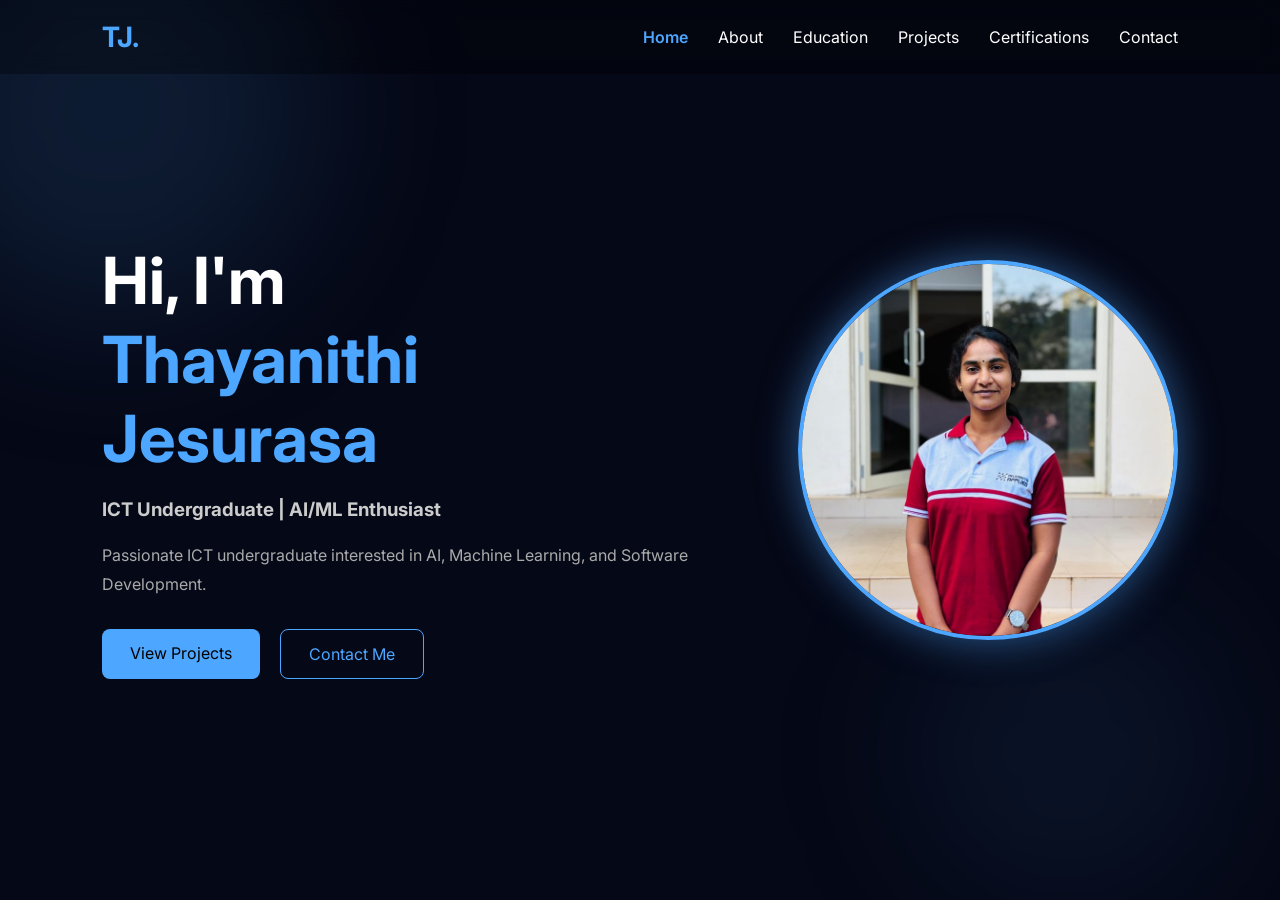
<file: index.html>
<!DOCTYPE html>
<html lang="en">
<head>
  <meta charset="UTF-8" />
  <meta name="viewport" content="width=device-width, initial-scale=1.0"/>
  <title>Thayanithi Jesurasa</title>
  <link rel="stylesheet" href="css/style.css" />
  <link rel="stylesheet" href="css/home.css" />
  <link rel="stylesheet" href="css/animations.css" />
  <link href="https://fonts.googleapis.com/css2?family=Inter:wght@300;400;500;600;700&display=swap" rel="stylesheet">
</head>
<body>

  <nav class="navbar">
    <div class="logo">TJ.</div>
    <ul class="nav-links">
      <li><a href="index.html">Home</a></li>
      <li><a href="about.html">About</a></li>
      <li><a href="education.html">Education</a></li>
      <li><a href="projects.html">Projects</a></li>
      <li><a href="certifications.html">Certifications</a></li>
      <li><a href="contact.html">Contact</a></li>
    </ul>
  </nav>

  <section class="hero">
    <div class="hero-text">
      

      <h1>
        Hi, I'm <br>
        <span>Thayanithi Jesurasa</span>
      </h1>

      <h3>ICT Undergraduate | AI/ML Enthusiast</h3>

      <p>
        Passionate ICT undergraduate interested in AI,
        Machine Learning, and Software Development.
      </p>

      <div class="buttons">
        <a href="projects.html" class="btn primary">View Projects</a>
        <a href="contact.html" class="btn secondary">Contact Me</a>
      </div>
    </div>

    <div class="hero-image">
      <div class="image-box">
        <img src="assets/images/me.jpg" alt="Profile">
      </div>
    </div>
  </section>

  <script src="js/navbar.js"></script>
  <script src="js/animations.js"></script>
  <script src="js/script.js"></script>
</body>
</html>
</file>
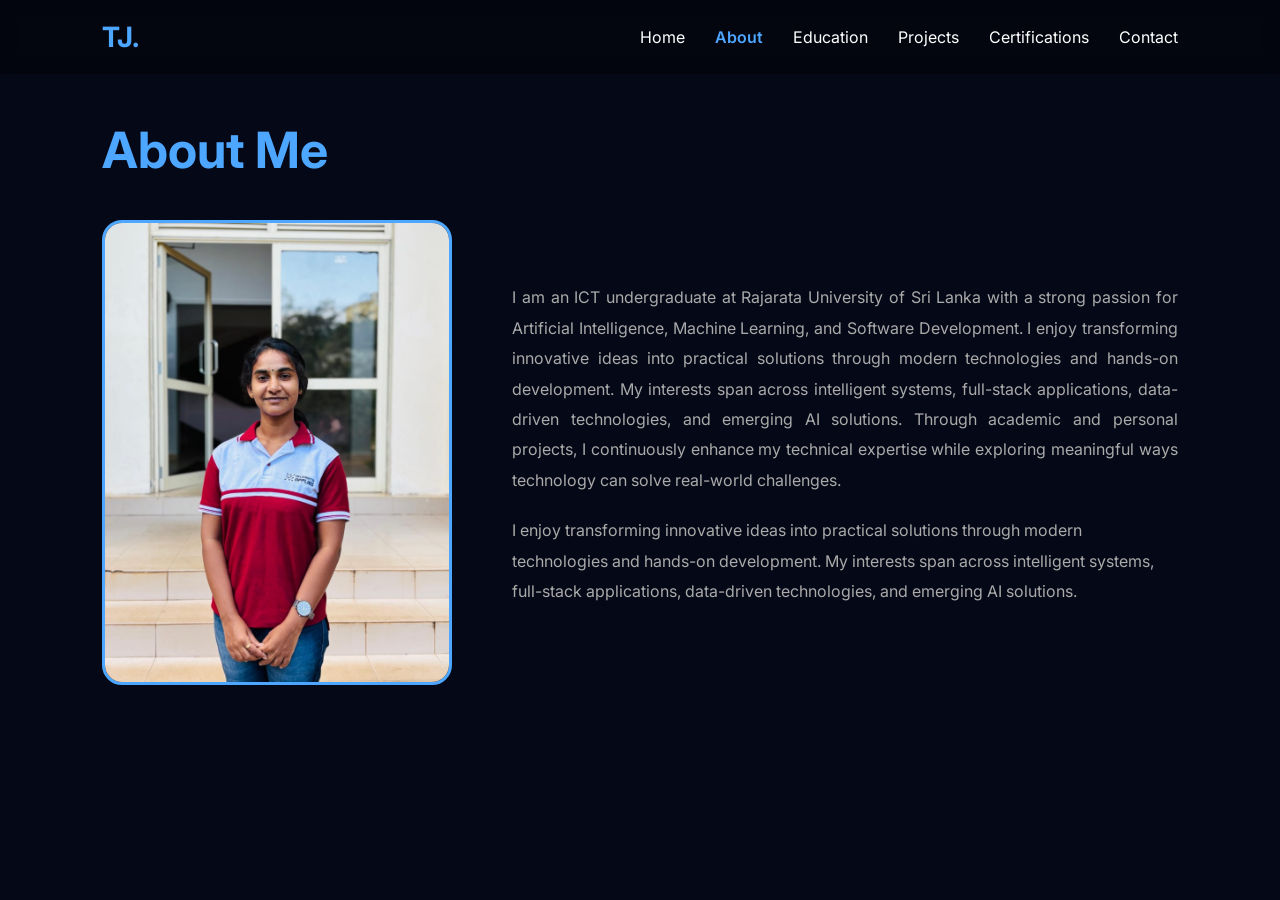
<file: about.html>
<!DOCTYPE html>
<html lang="en">
<head>
    <meta charset="UTF-8" />
    <meta name="viewport" content="width=device-width, initial-scale=1.0"/>
    <title>About | Thayanithi Jesurasa</title>
    <link rel="stylesheet" href="css/style.css">
    <link rel="stylesheet" href="css/animations.css">
    <link href="https://fonts.googleapis.com/css2?family=Inter:wght@300;400;500;600;700&display=swap" rel="stylesheet">
</head>
<body>

    <nav class="navbar">
        <div class="logo">TJ.</div>
        <ul class="nav-links">
            <li><a href="index.html">Home</a></li>
            <li><a href="about.html">About</a></li>
            <li><a href="education.html">Education</a></li>
            <li><a href="projects.html">Projects</a></li>
            <li><a href="certifications.html">Certifications</a></li>
            <li><a href="contact.html">Contact</a></li>
        </ul>
    </nav>

    <section class="page-section">

        <h1 class="page-title">About Me</h1>

        <div class="about-container">

            <div class="about-image">
                <img src="assets/images/me.jpg" alt="profile">
            </div>

            <div class="about-text">
                <p align="justify">
                    I am an ICT undergraduate at Rajarata University of Sri Lanka with a strong passion for Artificial Intelligence, Machine Learning, and Software Development. I enjoy transforming innovative ideas into practical solutions through modern technologies and hands-on development. My interests span across intelligent systems, full-stack applications, data-driven technologies, and emerging AI solutions. Through academic and personal projects, I continuously enhance my technical expertise while exploring meaningful ways technology can solve real-world challenges.
                </p>

                <p>
                    I enjoy transforming innovative ideas into practical solutions through modern technologies and hands-on development. My interests span across intelligent systems, full-stack applications, data-driven technologies, and emerging AI solutions.
                </p>
            </div>

        </div>

    </section>

    <script src="js/navbar.js"></script>
    <script src="js/animations.js"></script>
    <script src="js/script.js"></script>
</body>
</html>
</file>
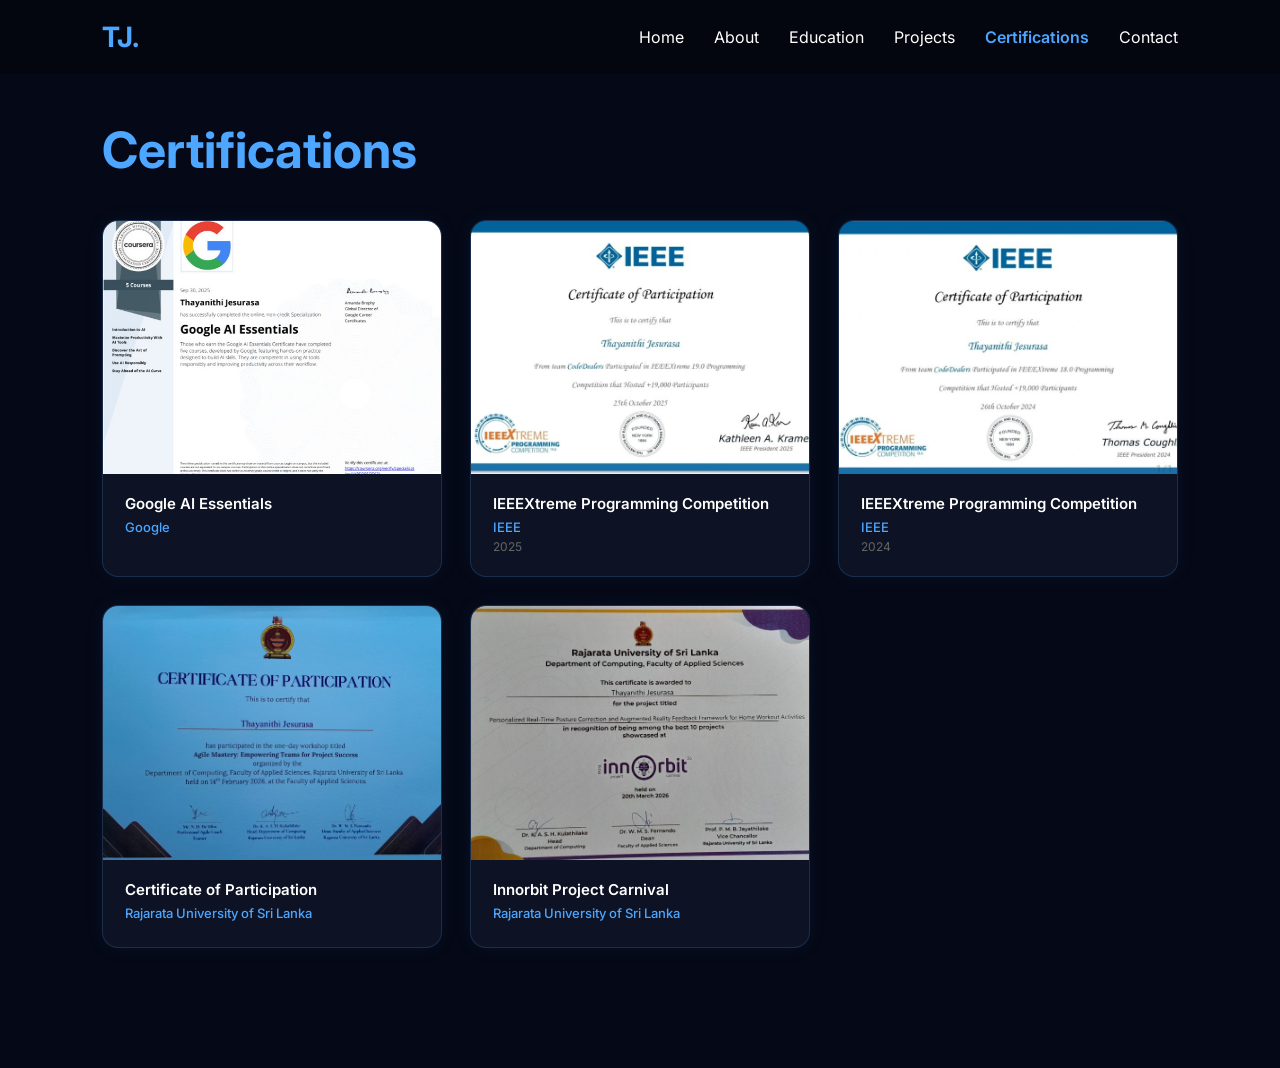
<file: certifications.html>
<!DOCTYPE html>
<html lang="en">
<head>
  <meta charset="UTF-8" />
  <meta name="viewport" content="width=device-width, initial-scale=1.0"/>
  <title>Certifications | Thayanithi Jesurasa</title>
  <link rel="stylesheet" href="css/style.css">
  <link rel="stylesheet" href="css/animations.css">
  <link href="https://fonts.googleapis.com/css2?family=Inter:wght@300;400;500;600;700&display=swap" rel="stylesheet">
  <style>
    .certs-grid {
      display: grid;
      grid-template-columns: repeat(auto-fill, minmax(280px, 1fr));
      gap: 28px;
    }
    .cert-card {
      background: #0d1324;
      border: 1px solid rgba(77, 166, 255, 0.18);
      border-radius: 16px;
      overflow: hidden;
      box-shadow: 0 0 20px rgba(77, 166, 255, 0.07);
      display: flex;
      flex-direction: column;
      transition: transform 0.3s ease, border-color 0.3s ease, box-shadow 0.3s ease;
      position: relative;
    }
    .cert-card:hover {
      transform: translateY(-6px);
      border-color: rgba(77, 166, 255, 0.4);
      box-shadow: 0 12px 40px rgba(77, 166, 255, 0.15);
    }
    .cert-card::before {
      content: '';
      position: absolute;
      top: 0; left: 0; right: 0;
      height: 2px;
      background: linear-gradient(90deg, #4da6ff, #a78bfa);
      opacity: 0;
      transition: opacity 0.3s ease;
    }
    .cert-card:hover::before { opacity: 1; }
    .cert-info { padding: 20px 22px 22px; }
    .cert-card h3 { font-size: 15px; font-weight: 600; margin-bottom: 6px; color: #fff; }
    .cert-issuer { color: #4da6ff; font-size: 13px; font-weight: 500; margin-bottom: 4px; }
    .cert-date   { color: #666;    font-size: 12px; }
    .cert-badge {
      display: inline-block; margin-top: 12px;
      background: rgba(0,200,120,0.1); border: 1px solid rgba(0,200,120,0.3);
      color: #00c878; font-size: 11px; font-weight: 600;
      padding: 3px 10px; border-radius: 20px;
      text-transform: uppercase; letter-spacing: 0.04em;
    }
    @media (max-width: 768px) { .certs-grid { grid-template-columns: 1fr; } }
  </style>
</head>
<body>

  <nav class="navbar">
    <div class="logo">TJ.</div>
    <ul class="nav-links">
      <li><a href="index.html">Home</a></li>
      <li><a href="about.html">About</a></li>
      <li><a href="education.html">Education</a></li>
      <li><a href="projects.html">Projects</a></li>
      <li><a href="certifications.html">Certifications</a></li>
      <li><a href="contact.html">Contact</a></li>
    </ul>
  </nav>

  <section class="page-section">

    <h1 class="page-title">Certifications</h1>

    <div class="certs-grid">

      <div class="cert-card">
        <div class="cert-thumb">
          <img src="assets/certifications/cert-1.jpg" alt="Google AI Essentials" onerror="this.style.display='none'">
        </div>
        <div class="cert-info">
          <h3>Google AI Essentials</h3>
          <p class="cert-issuer">Google</p>
          
        </div>
      </div>

      <div class="cert-card">
        <div class="cert-thumb">
          <img src="assets/certifications/cert-2.jpg" alt="IEEEXtreme 2025" onerror="this.style.display='none'">
        </div>
        <div class="cert-info">
          <h3>IEEEXtreme Programming Competition</h3>
          <p class="cert-issuer">IEEE</p>
          <p class="cert-date">2025</p>
          
        </div>
      </div>

      <div class="cert-card">
        <div class="cert-thumb">
          <img src="assets/certifications/cert-3.jpg" alt="IEEEXtreme 2024" onerror="this.style.display='none'">
        </div>
        <div class="cert-info">
          <h3>IEEEXtreme Programming Competition</h3>
          <p class="cert-issuer">IEEE</p>
          <p class="cert-date">2024</p>
          
        </div>
      </div>

      <div class="cert-card">
        <div class="cert-thumb">
          <img src="assets/certifications/cert-4.jpg" alt="Certificate of Participation" onerror="this.style.display='none'">
        </div>
        <div class="cert-info">
          <h3>Certificate of Participation</h3>
          <p class="cert-issuer">Rajarata University of Sri Lanka</p>
          
        </div>
      </div>

      <div class="cert-card">
        <div class="cert-thumb">
          <img src="assets/certifications/cert-5.jpg" alt="Innorbit Project Carnival" onerror="this.style.display='none'">
        </div>
        <div class="cert-info">
          <h3>Innorbit Project Carnival</h3>
          <p class="cert-issuer">Rajarata University of Sri Lanka</p>
          
        </div>
      </div>

    </div>
  </section>

  <script src="js/navbar.js"></script>
  <script src="js/animations.js"></script>
  <script src="js/script.js"></script>
</body>
</html>
</file>
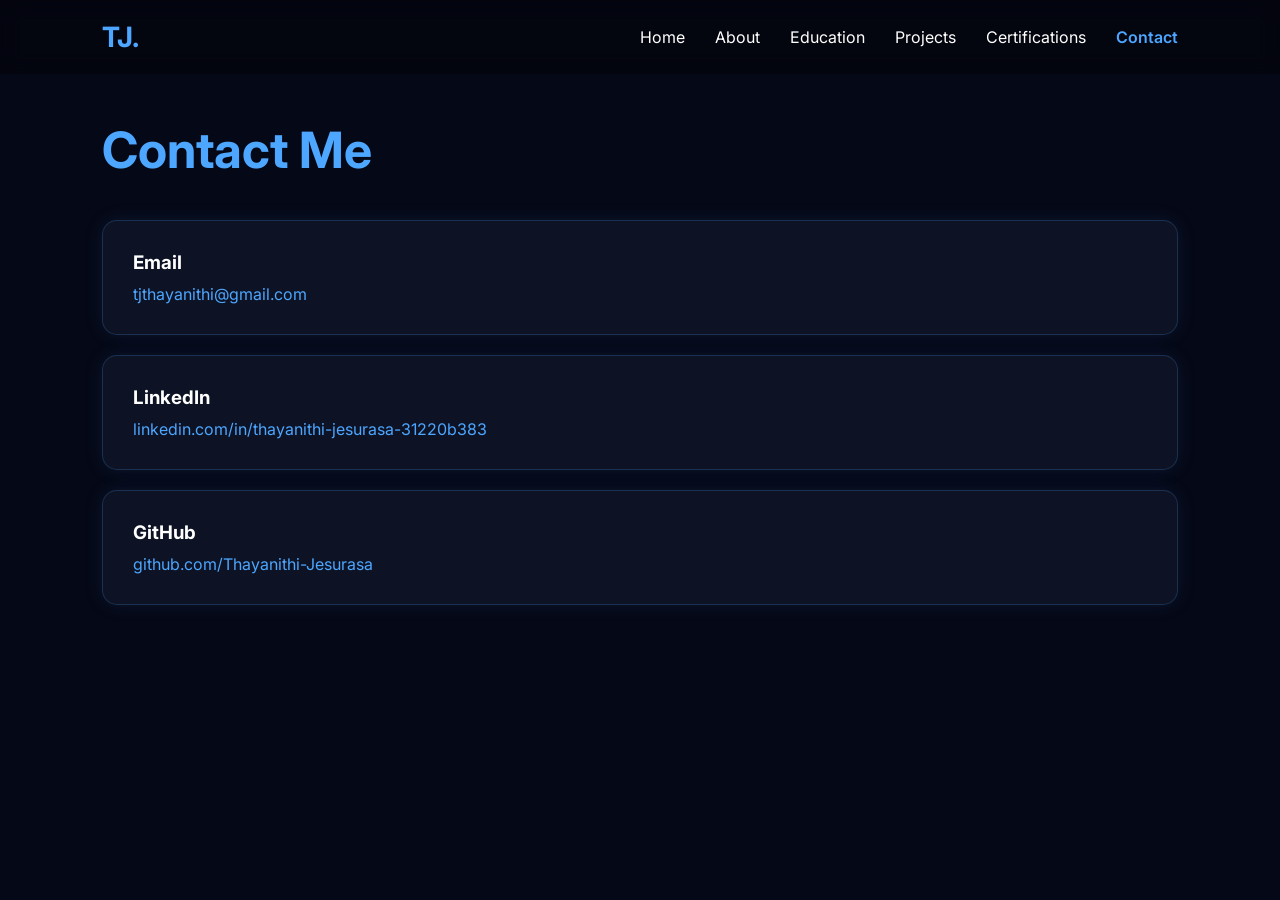
<file: contact.html>
<!DOCTYPE html>
<html lang="en">
<head>
    <meta charset="UTF-8">
    <meta name="viewport" content="width=device-width, initial-scale=1.0">
    <title>Contact | Thayanithi Jesurasa</title>
    <link rel="stylesheet" href="css/style.css">
    <link rel="stylesheet" href="css/animations.css">
    <link href="https://fonts.googleapis.com/css2?family=Inter:wght@300;400;500;600;700&display=swap" rel="stylesheet">
</head>
<body>

    <nav class="navbar">
        <div class="logo">TJ.</div>
        <ul class="nav-links">
            <li><a href="index.html">Home</a></li>
            <li><a href="about.html">About</a></li>
            <li><a href="education.html">Education</a></li>
            <li><a href="projects.html">Projects</a></li>
            <li><a href="certifications.html">Certifications</a></li>
            <li><a href="contact.html">Contact</a></li>
        </ul>
    </nav>

    <section class="page-section">

        <h1 class="page-title">Contact Me</h1>

        <div class="contact-card">
            <h3>Email</h3>
            <p><a href="mailto:tjthayanithi@gmail.com" style="color:#4da6ff;">tjthayanithi@gmail.com</a></p>
        </div>

        <div class="contact-card">
            <h3>LinkedIn</h3>
            <p><a href="https://www.linkedin.com/in/thayanithi-jesurasa-31220b383" target="_blank" style="color:#4da6ff;">linkedin.com/in/thayanithi-jesurasa-31220b383</a></p>
        </div>

        <div class="contact-card">
            <h3>GitHub</h3>
            <p><a href="https://github.com/Thayanithi-Jesurasa" target="_blank" style="color:#4da6ff;">github.com/Thayanithi-Jesurasa</a></p>
        </div>

    </section>

    <script src="js/navbar.js"></script>
    <script src="js/animations.js"></script>
    <script src="js/script.js"></script>
</body>
</html>
</file>
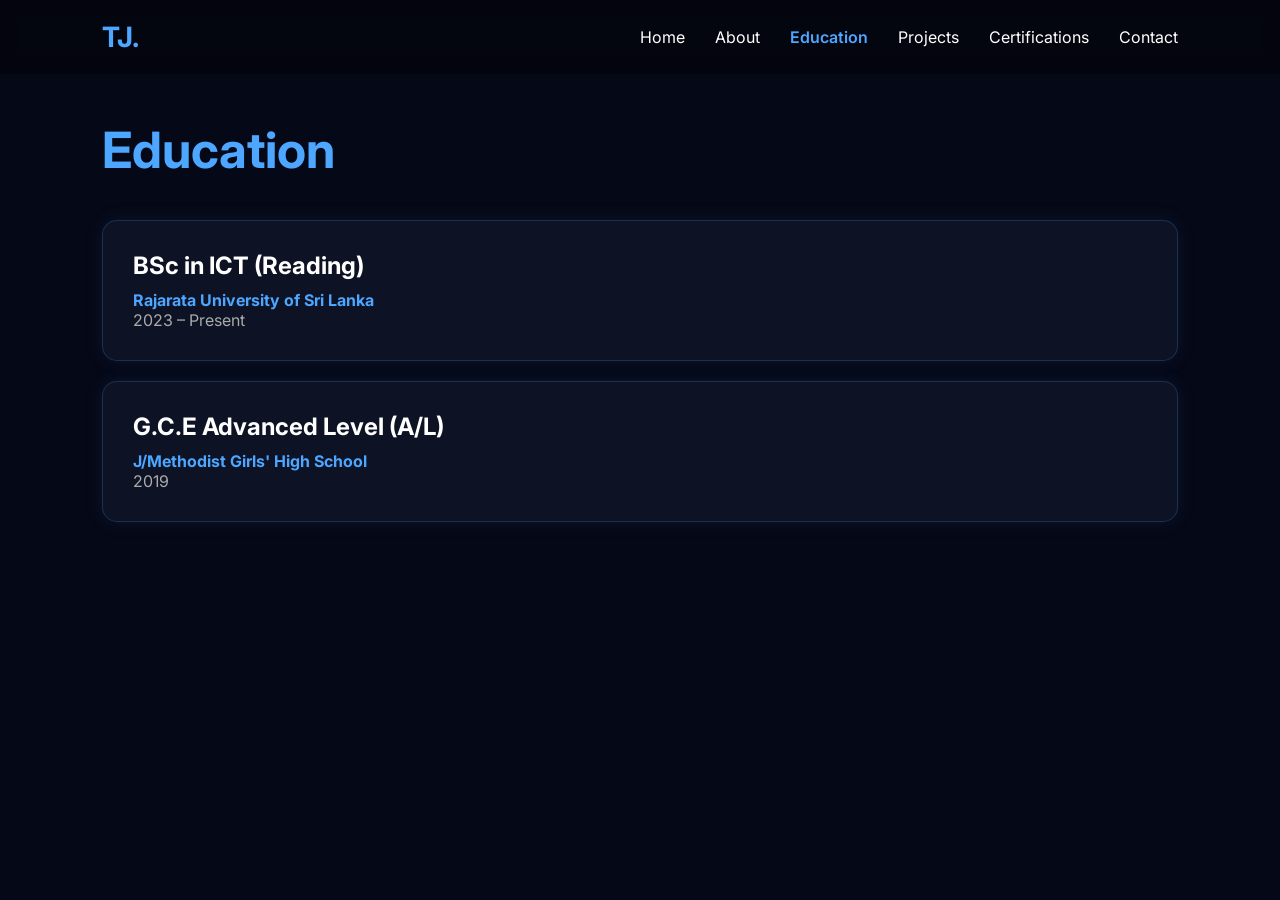
<file: education.html>
<!DOCTYPE html>
<html lang="en">
<head>
    <meta charset="UTF-8">
    <meta name="viewport" content="width=device-width, initial-scale=1.0">
    <title>Education | Thayanithi Jesurasa</title>
    <link rel="stylesheet" href="css/style.css">
    <link rel="stylesheet" href="css/animations.css">
    <link href="https://fonts.googleapis.com/css2?family=Inter:wght@300;400;500;600;700&display=swap" rel="stylesheet">
</head>
<body>

    <nav class="navbar">
        <div class="logo">TJ.</div>
        <ul class="nav-links">
            <li><a href="index.html">Home</a></li>
            <li><a href="about.html">About</a></li>
            <li><a href="education.html">Education</a></li>
            <li><a href="projects.html">Projects</a></li>
            <li><a href="certifications.html">Certifications</a></li>
            <li><a href="contact.html">Contact</a></li>
        </ul>
    </nav>

    <section class="page-section">

        <h1 class="page-title">Education</h1>

        <div class="card">
            <h2>BSc in ICT (Reading)</h2>
            <h4>Rajarata University of Sri Lanka</h4>
            <p>2023 – Present</p>
        </div>

        <div class="card">
            <h2>G.C.E Advanced Level (A/L)</h2>
            <h4>J/Methodist Girls' High School</h4>
            <p>2019</p>
        </div>

    </section>

    <script src="js/navbar.js"></script>
    <script src="js/animations.js"></script>
    <script src="js/script.js"></script>
</body>
</html>
</file>
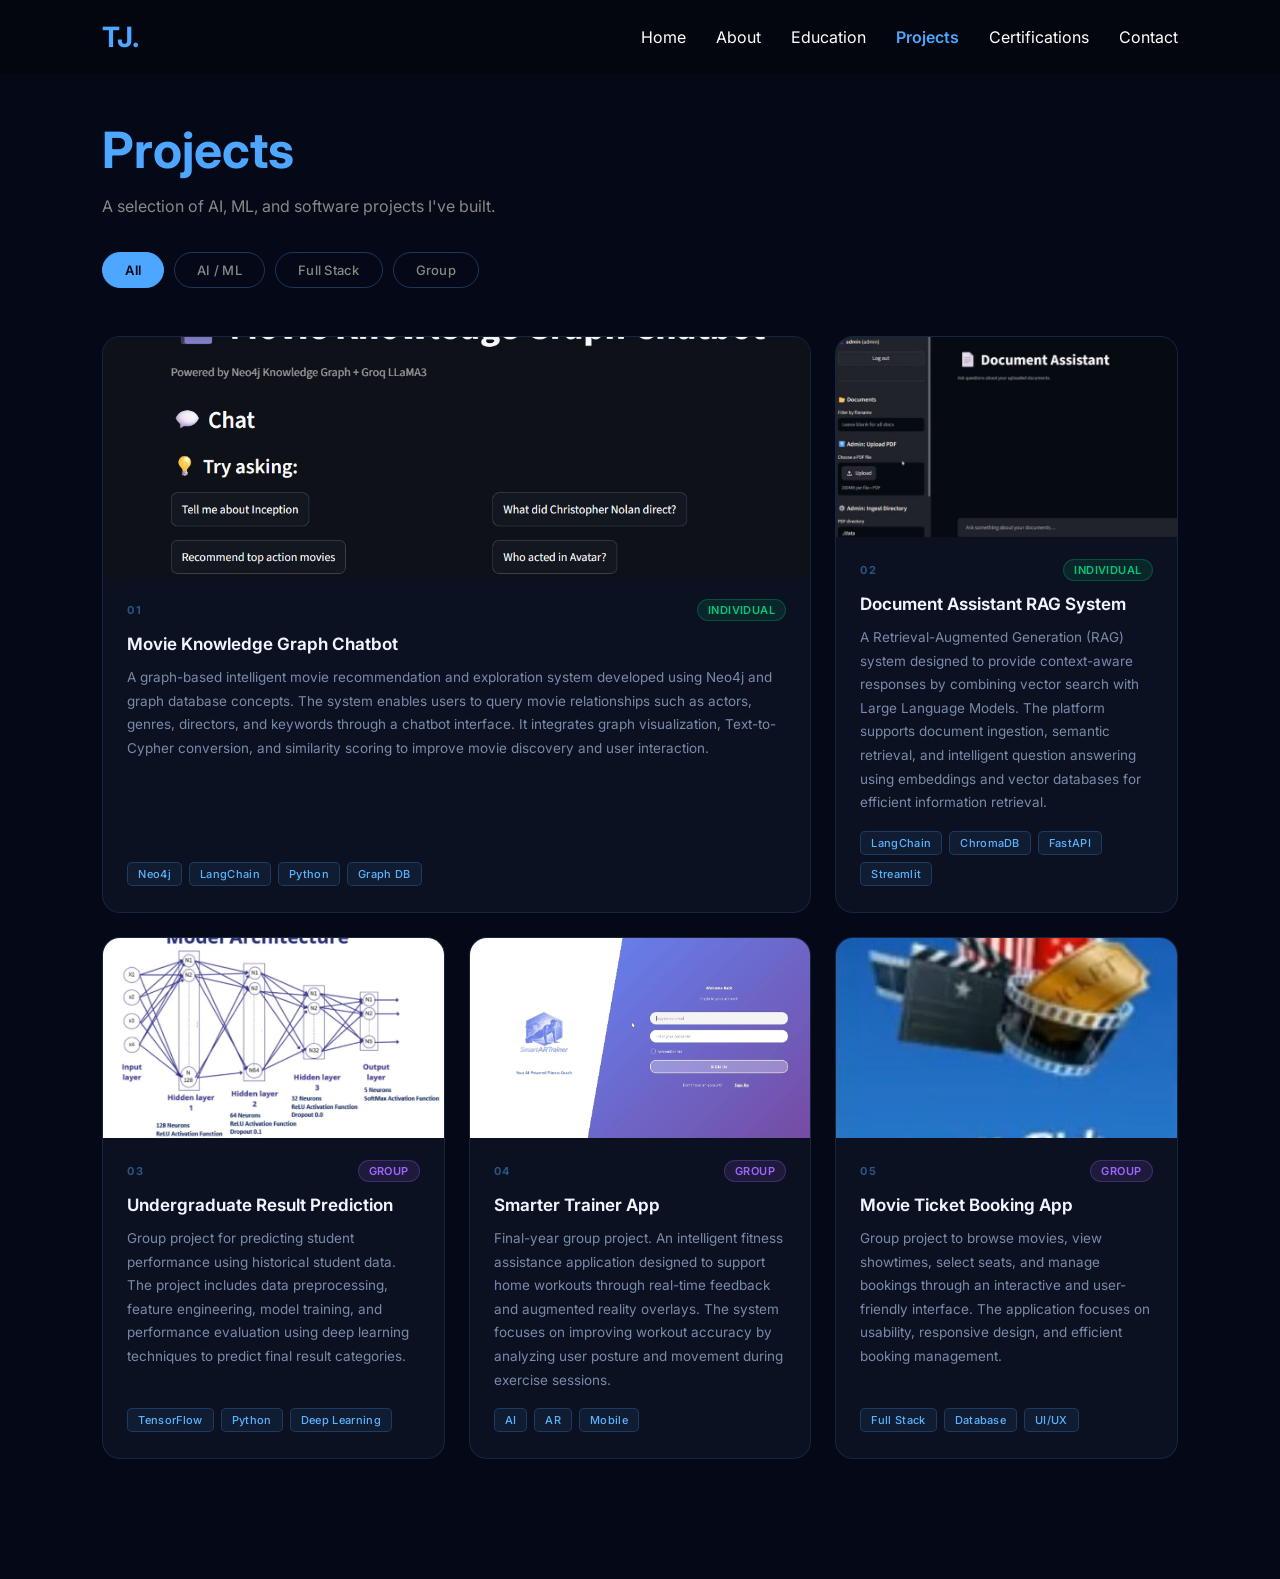
<file: projects.html>
<!DOCTYPE html>
<html lang="en">
<head>
    <meta charset="UTF-8">
    <meta name="viewport" content="width=device-width, initial-scale=1.0">
    <title>Projects | Thayanithi Jesurasa</title>
    <link rel="stylesheet" href="css/style.css">
    <link rel="stylesheet" href="css/projects.css">
    <link rel="stylesheet" href="css/animations.css">
    <link href="https://fonts.googleapis.com/css2?family=Inter:wght@300;400;500;600;700&display=swap" rel="stylesheet">
</head>
<body>

    <nav class="navbar">
        <div class="logo">TJ.</div>
        <ul class="nav-links">
            <li><a href="index.html">Home</a></li>
            <li><a href="about.html">About</a></li>
            <li><a href="education.html">Education</a></li>
            <li><a href="projects.html">Projects</a></li>
            <li><a href="certifications.html">Certifications</a></li>
            <li><a href="contact.html">Contact</a></li>
        </ul>
    </nav>

    <section class="page-section">

        <h1 class="page-title">Projects</h1>
        <p class="page-subtitle">A selection of AI, ML, and software projects I've built.</p>

        <div class="filter-bar">
            <button class="filter-btn active" data-filter="all">All</button>
            <button class="filter-btn" data-filter="ai">AI / ML</button>
            <button class="filter-btn" data-filter="fullstack">Full Stack</button>
            <button class="filter-btn" data-filter="group">Group</button>
        </div>

        <div class="projects-grid">

            <!-- Project 1 — featured -->
            <div class="project-card project-featured" data-tags="ai">
                <div class="project-thumb">
                    <div class="project-placeholder" data-icon="🎬">
                        <img src="assets/images/project-movie-graph.jpg" alt="Movie Knowledge Graph Chatbot" onerror="this.style.display='none'">
                    </div>
                    
                </div>
                <div class="card-body">
                    <div class="project-meta">
                        <span class="project-number">01</span>
                        <span class="project-status status-done">Individual</span>
                    </div>
                    <h2>Movie Knowledge Graph Chatbot</h2>
                    <p>A graph-based intelligent movie recommendation and exploration system developed using Neo4j and graph database concepts. The system enables users to query movie relationships such as actors, genres, directors, and keywords through a chatbot interface. It integrates graph visualization, Text-to-Cypher conversion, and similarity scoring to improve movie discovery and user interaction.</p>
                    <div class="project-tags">
                        <span class="project-tag">Neo4j</span>
                        <span class="project-tag">LangChain</span>
                        <span class="project-tag">Python</span>
                        <span class="project-tag">Graph DB</span>
                    </div>
                </div>
            </div>

            <!-- Project 2 -->
            <div class="project-card" data-tags="ai">
                <div class="project-thumb">
                    <div class="project-placeholder" data-icon="🔍">
                        <img src="assets/images/project-rag-system.jpg" alt="Production RAG System" onerror="this.style.display='none'">
                    </div>
                    
                </div>
                <div class="card-body">
                    <div class="project-meta">
                        <span class="project-number">02</span>
                        <span class="project-status status-done">Individual</span>
                    </div>
                    <h2>Document Assistant RAG System</h2>
                    <p>A Retrieval-Augmented Generation (RAG) system designed to provide context-aware responses by combining vector search with Large Language Models. The platform supports document ingestion, semantic retrieval, and intelligent question answering using embeddings and vector databases for efficient information retrieval.</p>
                    <div class="project-tags">
                        <span class="project-tag">LangChain</span>
                        <span class="project-tag">ChromaDB</span>
                        <span class="project-tag">FastAPI</span>
                        <span class="project-tag">Streamlit</span>
                    </div>
                </div>
            </div>

            <!-- Project 3 -->
            <div class="project-card" data-tags="ai group">
                <div class="project-thumb">
                    <div class="project-placeholder" data-icon="📊">
                        <img src="assets/images/project-result-prediction.jpg" alt="Undergraduate Result Prediction" onerror="this.style.display='none'">
                    </div>
                    
                </div>
                <div class="card-body">
                    <div class="project-meta">
                        <span class="project-number">03</span>
                        <span class="project-status status-group">Group</span>
                    </div>
                    <h2>Undergraduate Result Prediction</h2>
                    <p>Group project for predicting student performance using historical student data. The project includes data preprocessing, feature engineering, model training, and performance evaluation using deep learning techniques to predict final result categories.</p>
                    <div class="project-tags">
                        <span class="project-tag">TensorFlow</span>
                        <span class="project-tag">Python</span>
                        <span class="project-tag">Deep Learning</span>
                    </div>
                </div>
            </div>

            <!-- Project 4 -->
            <div class="project-card" data-tags="ai group">
                <div class="project-thumb">
                    <div class="project-placeholder" data-icon="💪">
                        <img src="assets/images/project-smarter-trainer.jpg" alt="Smarter Trainer App" onerror="this.style.display='none'">
                    </div>
                    
                </div>
                <div class="card-body">
                    <div class="project-meta">
                        <span class="project-number">04</span>
                        <span class="project-status status-group">Group</span>
                    </div>
                    <h2>Smarter Trainer App</h2>
                    <p>Final-year group project. An intelligent fitness assistance application designed to support home workouts through real-time feedback and augmented reality overlays. The system focuses on improving workout accuracy by analyzing user posture and movement during exercise sessions.</p>
                    <div class="project-tags">
                        <span class="project-tag">AI</span>
                        <span class="project-tag">AR</span>
                        <span class="project-tag">Mobile</span>
                    </div>
                </div>
            </div>

            <!-- Project 5 -->
            <div class="project-card" data-tags="fullstack group">
                <div class="project-thumb">
                    <div class="project-placeholder" data-icon="🎟️">
                        <img src="assets/images/project-movie-booking.jpg" alt="Movie Ticket Booking App" onerror="this.style.display='none'">
                    </div>
                    
                </div>
                <div class="card-body">
                    <div class="project-meta">
                        <span class="project-number">05</span>
                        <span class="project-status status-group">Group</span>
                    </div>
                    <h2>Movie Ticket Booking App</h2>
                    <p>Group project to browse movies, view showtimes, select seats, and manage bookings through an interactive and user-friendly interface. The application focuses on usability, responsive design, and efficient booking management.</p>
                    <div class="project-tags">
                        <span class="project-tag">Full Stack</span>
                        <span class="project-tag">Database</span>
                        <span class="project-tag">UI/UX</span>
                    </div>
                </div>
            </div>

        </div>
    </section>

    <script src="js/navbar.js"></script>
    <script src="js/animations.js"></script>
    <script src="js/script.js"></script>
</body>
</html>
</file>
<file: css/style.css>
*{
    margin:0;
    padding:0;
    box-sizing:border-box;
}

body{
    background:#050816;
    color:white;
    font-family:'Inter',sans-serif;
}

a{
    text-decoration:none;
}

.navbar{
    width:100%;
    display:flex;
    justify-content:space-between;
    align-items:center;
    padding:20px 8%;
    position:fixed;
    top:0;
    background:rgba(0,0,0,0.3);
    backdrop-filter:blur(10px);
    z-index:1000;
}

.logo{
    font-size:28px;
    font-weight:700;
    color:#4da6ff;
}

.nav-links{
    display:flex;
    list-style:none;
    gap:30px;
}

.nav-links a{
    color:white;
    transition:0.3s;
}

.nav-links a:hover{
    color:#4da6ff;
}

.page-section{
    padding:120px 8%;
    min-height:100vh;
}

.page-title{
    font-size:50px;
    color:#4da6ff;
    margin-bottom:40px;
}

.card,
.contact-card{
    background:#0d1324;
    border:1px solid rgba(77,166,255,0.2);
    padding:30px;
    border-radius:15px;
    margin-bottom:20px;
    box-shadow:0 0 20px rgba(77,166,255,0.1);
}

.card h2,
.contact-card h3{
    margin-bottom:10px;
}

.card h4{
    color:#4da6ff;
}

.card p,
.contact-card p{
    color:#aaa;
}

.about-container{
    display:flex;
    align-items:center;
    gap:60px;
}

.about-image img{
    width:350px;
    border-radius:20px;
    border:3px solid #4da6ff;
}

.about-text{
    max-width:700px;
}

.about-text p{
    color:#aaa;
    line-height:1.9;
    margin-bottom:20px;
}
/* ── Mobile hamburger (injected by navbar.js) ───────────────────────────── */

.hamburger {
  display: none;
  flex-direction: column;
  gap: 5px;
  background: none;
  border: none;
  cursor: pointer;
  padding: 4px;
}

.hamburger span {
  display: block;
  width: 24px;
  height: 2px;
  background: #fff;
  border-radius: 2px;
  transition: transform 0.3s, opacity 0.3s;
}

.hamburger.open span:nth-child(1) { transform: translateY(7px) rotate(45deg); }
.hamburger.open span:nth-child(2) { opacity: 0; }
.hamburger.open span:nth-child(3) { transform: translateY(-7px) rotate(-45deg); }

.nav-links a.active { color: #4da6ff; font-weight: 600; }

@media (max-width: 768px) {
  .hamburger { display: flex; }
  .nav-links {
    display: none;
    position: absolute;
    top: 70px; left: 0;
    width: 100%;
    background: rgba(5, 8, 22, 0.97);
    flex-direction: column;
    gap: 0;
    padding: 10px 0 20px;
    border-bottom: 1px solid rgba(77, 166, 255, 0.15);
  }
  .nav-links.nav-open { display: flex; }
  .nav-links li { padding: 12px 8%; }
}

/* ── Image fallback: broken images show styled dark placeholder ─────────── */

img { background: linear-gradient(135deg, #0d1a35, #0a1628); }

.about-image img,
.hero-image .image-box img {
  background: linear-gradient(135deg, #0d1a35, #0a1628);
  min-height: 200px;
}

/* ── Cert thumbnail placeholder ─────────────────────────────────────────── */

.cert-thumb {
  position: relative;
  background: linear-gradient(135deg, #0d1a35 0%, #0a1628 100%);
  width: 100%;
  aspect-ratio: 4 / 3;
  overflow: hidden;
  display: flex;
  align-items: center;
  justify-content: center;
}

.cert-thumb::before {
  content: '🏅';
  font-size: 48px;
  position: absolute;
  opacity: 0.3;
  pointer-events: none;
}

.cert-thumb img {
  width: 100%;
  height: 100%;
  object-fit: cover;
  display: block;
  transition: transform 0.4s ease;
  position: relative;
  z-index: 1;
  cursor: zoom-in;
}

.cert-card:hover .cert-thumb img { transform: scale(1.04); }

/* ── About image responsive ──────────────────────────────────────────────── */

@media (max-width: 768px) {
  .about-container {
    flex-direction: column;
    gap: 30px;
  }
  .about-image img { width: 100%; max-width: 300px; }
  .page-title { font-size: 36px; }
}
</file>
<file: css/home.css>
.hero{
    min-height:100vh;
    display:flex;
    align-items:center;
    justify-content:space-between;
    padding:120px 8%;
}

.hero-text{
    max-width:600px;
}

.tag{
    color:#4da6ff;
    border:1px solid #4da6ff;
    padding:8px 14px;
    border-radius:30px;
    font-size:14px;
}

.hero-text h1{
    font-size:65px;
    margin:20px 0;
}

.hero-text h1 span{
    color:#4da6ff;
}

.hero-text h3{
    color:#ccc;
    margin-bottom:20px;
}

.hero-text p{
    color:#aaa;
    line-height:1.8;
    margin-bottom:30px;
}

.buttons{
    display:flex;
    gap:20px;
}

.btn{
    padding:14px 28px;
    border-radius:8px;
    transition:0.3s;
}

.primary{
    background:#4da6ff;
    color:black;
}

.secondary{
    border:1px solid #4da6ff;
    color:#4da6ff;
}

.btn:hover{
    transform:translateY(-3px);
}

.hero-image{
    display:flex;
    justify-content:center;
}

.image-box{
    width:380px;
    height:380px;
    border-radius:50%;
    overflow:hidden;
    border:4px solid #4da6ff;
    box-shadow:0 0 40px rgba(77,166,255,0.5);
}

.image-box img{
    width:100%;
    height:100%;
    object-fit:cover;
}
</file>
<file: css/animations.css>
/* ── animations.css ──────────────────────────────────────────────────────── */

/* ── Keyframes ──────────────────────────────────────────────────────────── */

@keyframes fadeInUp {
  from { opacity: 0; transform: translateY(30px); }
  to   { opacity: 1; transform: translateY(0);    }
}

@keyframes fadeInLeft {
  from { opacity: 0; transform: translateX(-40px); }
  to   { opacity: 1; transform: translateX(0);     }
}

@keyframes fadeInRight {
  from { opacity: 0; transform: translateX(40px); }
  to   { opacity: 1; transform: translateX(0);    }
}

@keyframes scaleIn {
  from { opacity: 0; transform: scale(0.9); }
  to   { opacity: 1; transform: scale(1);   }
}

@keyframes float {
  0%, 100% { transform: translateY(0px);   }
  50%       { transform: translateY(-12px); }
}

@keyframes glowPulse {
  0%, 100% { box-shadow: 0 0 30px rgba(77, 166, 255, 0.3); }
  50%       { box-shadow: 0 0 60px rgba(77, 166, 255, 0.6); }
}

@keyframes blink {
  0%, 100% { opacity: 1; }
  50%       { opacity: 0; }
}

@keyframes orbFloat {
  0%   { transform: translate(0, 0)    scale(1);   }
  33%  { transform: translate(30px, -20px) scale(1.05); }
  66%  { transform: translate(-20px, 20px) scale(0.95); }
  100% { transform: translate(0, 0)    scale(1);   }
}

/* ── Page enter ─────────────────────────────────────────────────────────── */

body.page-enter {
  animation: fadeInUp 0.5s ease both;
}

/* ── Scroll-reveal base ─────────────────────────────────────────────────── */

.reveal {
  opacity: 0;
  transform: translateY(24px);
  transition: opacity 0.55s ease, transform 0.55s ease;
}

.reveal.visible {
  opacity: 1;
  transform: translateY(0);
}

/* Direction variants – add alongside .reveal in HTML if desired */
.reveal-left {
  opacity: 0;
  transform: translateX(-30px);
  transition: opacity 0.55s ease, transform 0.55s ease;
}
.reveal-left.visible { opacity: 1; transform: translateX(0); }

.reveal-right {
  opacity: 0;
  transform: translateX(30px);
  transition: opacity 0.55s ease, transform 0.55s ease;
}
.reveal-right.visible { opacity: 1; transform: translateX(0); }

/* ── Hero image float + glow ────────────────────────────────────────────── */

.image-box {
  animation: float 5s ease-in-out infinite, glowPulse 3s ease-in-out infinite;
}

/* ── Typing cursor ──────────────────────────────────────────────────────── */

.typing-text::after {
  content: '|';
  display: inline-block;
  margin-left: 2px;
  color: #4da6ff;
  animation: blink 0.8s step-end infinite;
}

/* ── Hero animated background orbs ─────────────────────────────────────── */

.hero-animated {
  position: relative;
  overflow: hidden;
}

.hero-animated::before,
.hero-animated::after {
  content: '';
  position: absolute;
  border-radius: 50%;
  filter: blur(80px);
  pointer-events: none;
  z-index: 0;
}

.hero-animated::before {
  width: 420px;
  height: 420px;
  background: rgba(77, 166, 255, 0.12);
  top: -100px;
  left: -100px;
  animation: orbFloat 12s ease-in-out infinite;
}

.hero-animated::after {
  width: 300px;
  height: 300px;
  background: rgba(77, 166, 255, 0.08);
  bottom: 0;
  right: 5%;
  animation: orbFloat 16s ease-in-out infinite reverse;
}

/* Ensure hero content stays above orbs */
.hero-animated > * {
  position: relative;
  z-index: 1;
}

/* ── Card hover lift ────────────────────────────────────────────────────── */

.card,
.contact-card,
.project-card,
.cert-card {
  transition: transform 0.3s ease, box-shadow 0.3s ease;
}

.card:hover,
.contact-card:hover,
.project-card:hover,
.cert-card:hover {
  transform: translateY(-6px);
  box-shadow: 0 12px 40px rgba(77, 166, 255, 0.2);
}

/* ── Navbar scrolled state ──────────────────────────────────────────────── */

.navbar {
  transition: background 0.4s ease, box-shadow 0.4s ease;
}

.navbar-scrolled {
  background: rgba(5, 8, 22, 0.92) !important;
  box-shadow: 0 4px 30px rgba(0, 0, 0, 0.4);
}

/* ── Button hover ripple ────────────────────────────────────────────────── */

.btn {
  position: relative;
  overflow: hidden;
}

.btn::after {
  content: '';
  position: absolute;
  inset: 0;
  background: rgba(255, 255, 255, 0.08);
  opacity: 0;
  transition: opacity 0.3s;
}

.btn:hover::after {
  opacity: 1;
}

/* ── Lightbox ────────────────────────────────────────────────────────────── */

.lightbox-overlay {
  position: fixed;
  inset: 0;
  background: rgba(0, 0, 0, 0.85);
  display: flex;
  align-items: center;
  justify-content: center;
  z-index: 9999;
  animation: scaleIn 0.25s ease;
  cursor: zoom-out;
}

.lightbox-img {
  max-width: 90vw;
  max-height: 88vh;
  border-radius: 12px;
  border: 2px solid rgba(77, 166, 255, 0.4);
  box-shadow: 0 0 60px rgba(77, 166, 255, 0.3);
}

/* ── Respect reduced-motion preferences ─────────────────────────────────── */

@media (prefers-reduced-motion: reduce) {
  *,
  *::before,
  *::after {
    animation-duration: 0.01ms !important;
    transition-duration: 0.01ms !important;
  }

  .reveal,
  .reveal-left,
  .reveal-right {
    opacity: 1;
    transform: none;
  }
}
</file>
<file: css/projects.css>
/* ── projects.css ─────────────────────────────────────────────────────────── */

.page-subtitle {
  color: #888;
  font-size: 16px;
  margin-top: -24px;
  margin-bottom: 36px;
}

/* ── Filter bar ───────────────────────────────────────────────────────────── */

.filter-bar {
  display: flex;
  flex-wrap: wrap;
  gap: 10px;
  margin-bottom: 48px;
}

.filter-btn {
  background: transparent;
  border: 1px solid rgba(77, 166, 255, 0.3);
  color: #888;
  padding: 9px 22px;
  border-radius: 30px;
  font-size: 13px;
  font-family: 'Inter', sans-serif;
  font-weight: 500;
  cursor: pointer;
  transition: all 0.25s ease;
  letter-spacing: 0.02em;
}

.filter-btn:hover { border-color: #4da6ff; color: #4da6ff; }

.filter-btn.active {
  background: #4da6ff;
  border-color: #4da6ff;
  color: #050816;
  font-weight: 600;
}

/* ── Grid ─────────────────────────────────────────────────────────────────── */

.projects-grid {
  display: grid;
  grid-template-columns: repeat(3, 1fr);
  gap: 24px;
}

.project-featured { grid-column: span 2; }

/* ── Card ─────────────────────────────────────────────────────────────────── */

.project-card {
  background: #0b1120;
  border: 1px solid rgba(77, 166, 255, 0.14);
  border-radius: 18px;
  overflow: hidden;
  display: flex;
  flex-direction: column;
  position: relative;
  transition: transform 0.3s ease, border-color 0.3s ease, box-shadow 0.3s ease, opacity 0.35s ease;
}

.project-card:hover {
  transform: translateY(-6px);
  border-color: rgba(77, 166, 255, 0.45);
  box-shadow: 0 16px 48px rgba(77, 166, 255, 0.12);
}

/* Top accent line on hover */
.project-card::before {
  content: '';
  position: absolute;
  top: 0; left: 0; right: 0;
  height: 2px;
  background: linear-gradient(90deg, #4da6ff, #a78bfa);
  opacity: 0;
  transition: opacity 0.3s ease;
  z-index: 2;
}
.project-card:hover::before { opacity: 1; }

/* ── Thumbnail ────────────────────────────────────────────────────────────── */

.project-thumb {
  position: relative;
  width: 100%;
  height: 200px;
  overflow: hidden;
  flex-shrink: 0;
}

.project-featured .project-thumb { height: 240px; }

/* Placeholder: emoji + grid pattern shown when image is missing */
.project-placeholder {
  position: absolute;
  inset: 0;
  display: flex;
  align-items: center;
  justify-content: center;
  font-size: 56px;
  background: linear-gradient(135deg, #0d1a35 0%, #0a1628 60%, #071020 100%);
}

.project-placeholder::before {
  content: '';
  position: absolute;
  inset: 0;
  background-image:
    linear-gradient(rgba(77,166,255,0.05) 1px, transparent 1px),
    linear-gradient(90deg, rgba(77,166,255,0.05) 1px, transparent 1px);
  background-size: 32px 32px;
}

/* Real image sits on top of placeholder */
.project-placeholder img {
  position: absolute;
  inset: 0;
  width: 100%;
  height: 100%;
  object-fit: cover;
  transition: transform 0.45s ease;
  z-index: 1;
}

.project-card:hover .project-placeholder img { transform: scale(1.06); }

/* ── Hover overlay ────────────────────────────────────────────────────────── */

.project-thumb-overlay {
  position: absolute;
  inset: 0;
  background: rgba(5, 8, 22, 0.75);
  backdrop-filter: blur(4px);
  display: flex;
  align-items: center;
  justify-content: center;
  gap: 12px;
  opacity: 0;
  transition: opacity 0.3s ease;
  z-index: 2;
}

.project-card:hover .project-thumb-overlay { opacity: 1; }

.project-thumb-overlay a {
  color: #fff;
  background: rgba(77, 166, 255, 0.18);
  border: 1px solid rgba(77, 166, 255, 0.6);
  padding: 9px 20px;
  border-radius: 8px;
  font-size: 13px;
  font-family: 'Inter', sans-serif;
  font-weight: 500;
  text-decoration: none;
  transition: all 0.22s;
}

.project-thumb-overlay a:hover {
  background: #4da6ff;
  border-color: #4da6ff;
  color: #050816;
  font-weight: 600;
}

/* ── Card body ────────────────────────────────────────────────────────────── */

.card-body {
  padding: 22px 24px 26px;
  display: flex;
  flex-direction: column;
  flex: 1;
}

.project-meta {
  display: flex;
  align-items: center;
  justify-content: space-between;
  margin-bottom: 12px;
}

.project-number {
  font-size: 11px;
  font-weight: 700;
  color: rgba(77, 166, 255, 0.45);
  letter-spacing: 0.12em;
}

.project-status {
  font-size: 11px;
  font-weight: 600;
  padding: 3px 10px;
  border-radius: 20px;
  letter-spacing: 0.04em;
  text-transform: uppercase;
}

.status-done     { background: rgba(0,200,120,0.12);   color: #00c878; border: 1px solid rgba(0,200,120,0.25); }
.status-progress { background: rgba(255,180,0,0.12);   color: #ffb400; border: 1px solid rgba(255,180,0,0.25); }
.status-group    { background: rgba(160,100,255,0.12); color: #a064ff; border: 1px solid rgba(160,100,255,0.25); }

.card-body h2 {
  font-size: 17px;
  font-weight: 650;
  color: #f0f4ff;
  margin-bottom: 10px;
  line-height: 1.35;
}

.card-body p {
  color: #7a8aaa;
  font-size: 13.5px;
  line-height: 1.75;
  flex: 1;
}

/* ── Tags ─────────────────────────────────────────────────────────────────── */

.project-tags {
  display: flex;
  flex-wrap: wrap;
  gap: 7px;
  margin-top: 16px;
}

.project-tag {
  background: rgba(77, 166, 255, 0.08);
  border: 1px solid rgba(77, 166, 255, 0.22);
  color: #5ab4ff;
  font-size: 11px;
  font-weight: 500;
  padding: 4px 10px;
  border-radius: 5px;
  letter-spacing: 0.03em;
  transition: background 0.2s, border-color 0.2s;
}

.project-tag:hover {
  background: rgba(77, 166, 255, 0.16);
  border-color: rgba(77, 166, 255, 0.4);
}

/* ── Responsive ───────────────────────────────────────────────────────────── */

@media (max-width: 1024px) {
  .projects-grid { grid-template-columns: repeat(2, 1fr); }
  .project-featured { grid-column: span 2; }
}

@media (max-width: 640px) {
  .projects-grid { grid-template-columns: 1fr; }
  .project-featured { grid-column: span 1; }
  .project-thumb,
  .project-featured .project-thumb { height: 180px; }
}
</file>
